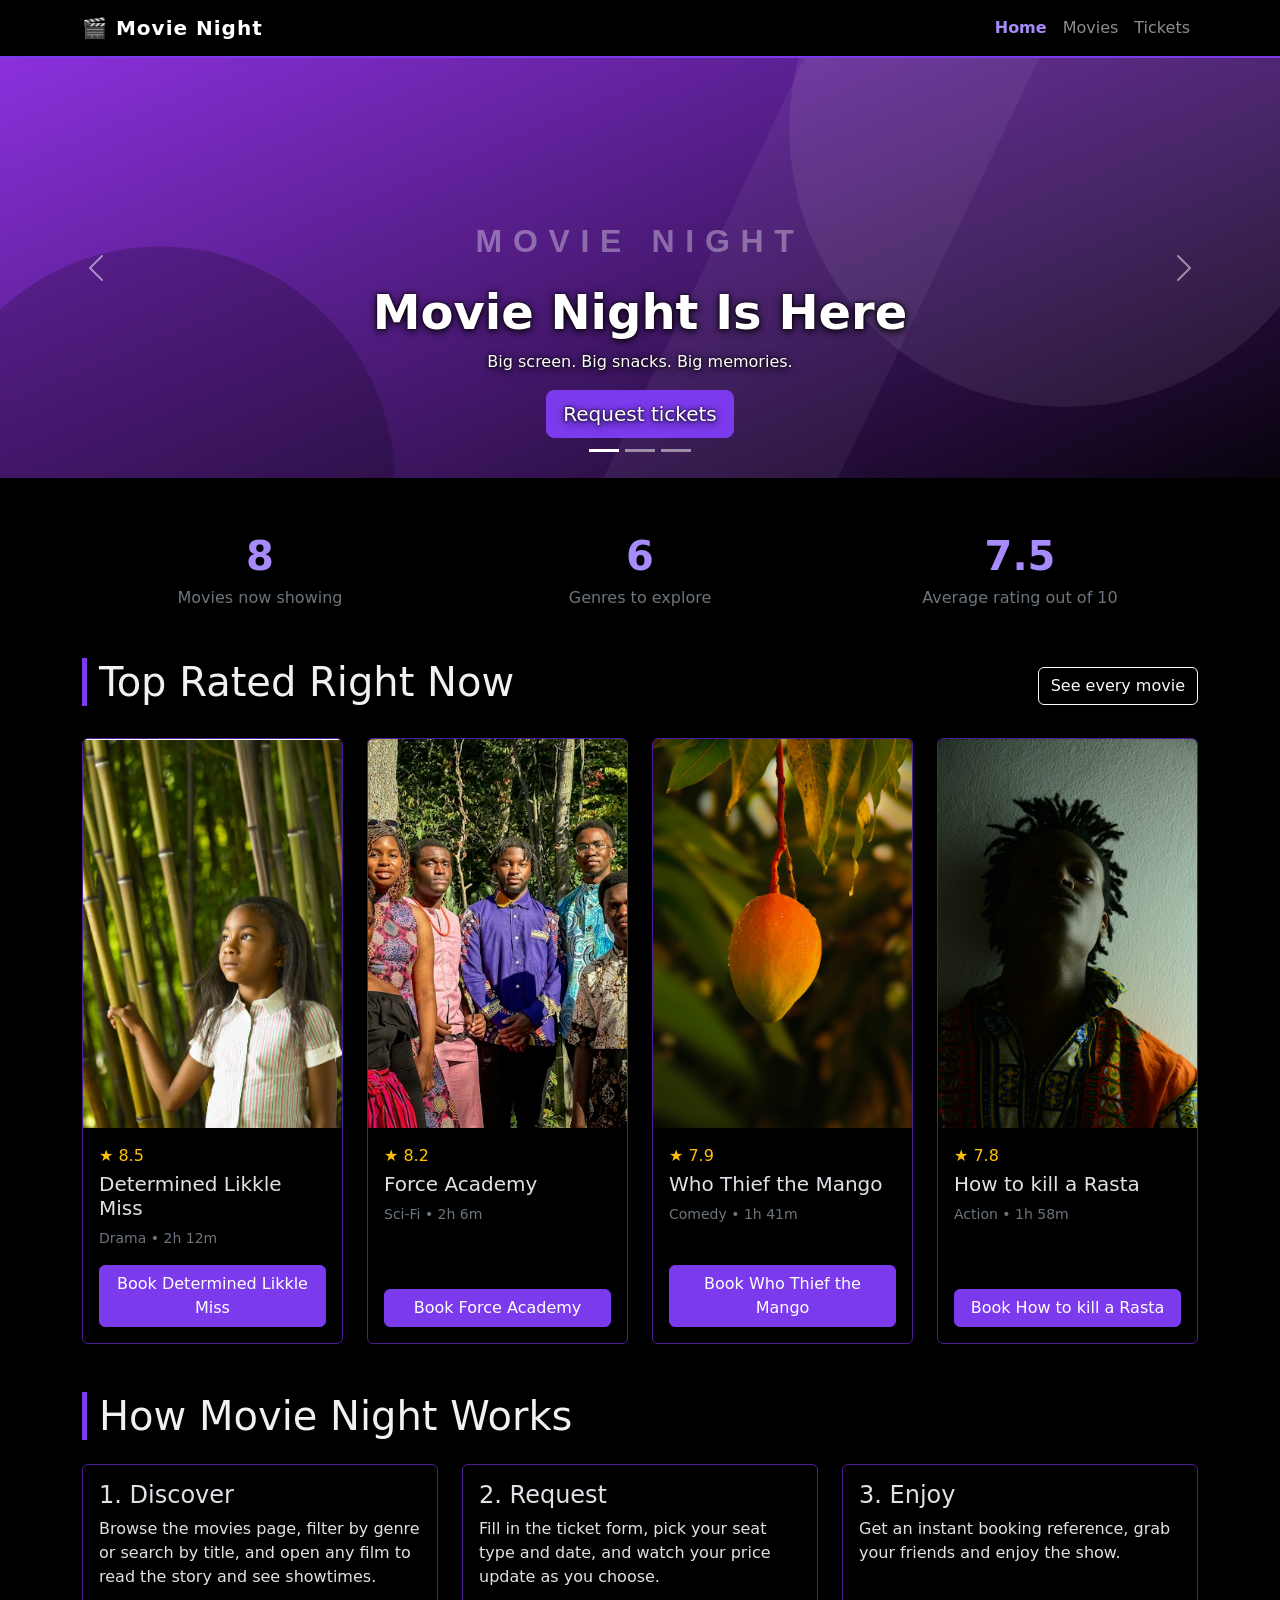
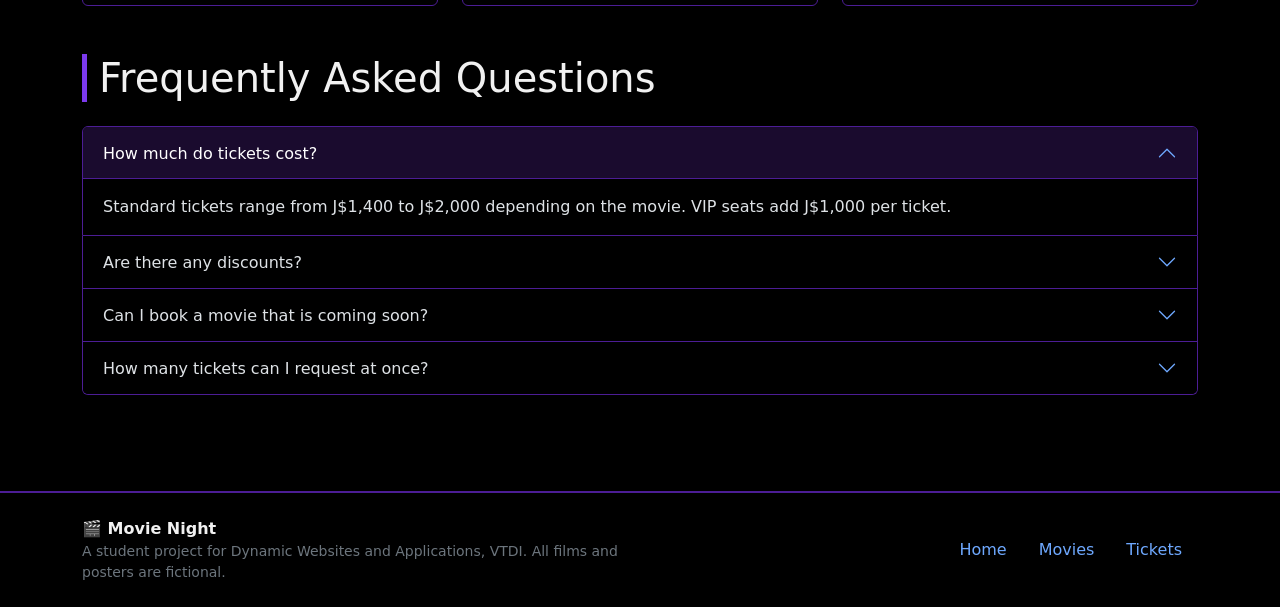
<file: index.html>
<!DOCTYPE html>
<html lang="en" data-bs-theme="dark">
<head>
  <meta charset="UTF-8">
  <meta name="viewport" content="width=device-width, initial-scale=1">
  <meta name="description" content="Movie Night: discover films, check showtimes and request tickets online.">
  <title>Home | Movie Night</title>
  <link href="https://cdn.jsdelivr.net/npm/bootstrap@5.3.3/dist/css/bootstrap.min.css" rel="stylesheet">
  <link href="css/styles.css" rel="stylesheet">
</head>
<body>
  <a class="skip-link" href="#main">Skip to main content</a>

  <header>
    <nav class="navbar navbar-expand-lg navbar-dark bg-black sticky-top" aria-label="Main navigation">
      <div class="container">
        <a class="navbar-brand fw-bold" href="index.html">&#127916; Movie Night</a>
        <button class="navbar-toggler" type="button" data-bs-toggle="collapse" data-bs-target="#mainNav"
                aria-controls="mainNav" aria-expanded="false" aria-label="Toggle navigation">
          <span class="navbar-toggler-icon"></span>
        </button>
        <div class="collapse navbar-collapse" id="mainNav">
          <ul class="navbar-nav ms-auto mb-2 mb-lg-0">
          <li class="nav-item"><a class="nav-link active" href="index.html" aria-current="page">Home</a></li>
          <li class="nav-item"><a class="nav-link" href="movies.html">Movies</a></li>
          <li class="nav-item"><a class="nav-link" href="tickets.html">Tickets</a></li>
          </ul>
        </div>
      </div>
    </nav>
  </header>

  <main id="main">

    <!-- Hero carousel (Bootstrap JS component #1) -->
    <section aria-label="Featured announcements">
      <div id="heroCarousel" class="carousel slide" data-bs-ride="carousel">
        <div class="carousel-indicators">
          <button type="button" data-bs-target="#heroCarousel" data-bs-slide-to="0" class="active" aria-current="true" aria-label="Slide 1"></button>
          <button type="button" data-bs-target="#heroCarousel" data-bs-slide-to="1" aria-label="Slide 2"></button>
          <button type="button" data-bs-target="#heroCarousel" data-bs-slide-to="2" aria-label="Slide 3"></button>
        </div>
        <div class="carousel-inner">
          <div class="carousel-item active hero-slide">
            <img src="images/hero-1.svg" class="d-block w-100" alt="Purple cinema banner reading Movie Night">
            <div class="carousel-caption d-block">
              <div class="hero-caption d-inline-block">
                <h1 class="display-5 fw-bold">Movie Night Is Here</h1>
                <p class="mb-3">Big screen. Big snacks. Big memories.</p>
                <a href="tickets.html" class="btn btn-brand btn-lg">Request tickets</a>
              </div>
            </div>
          </div>
          <div class="carousel-item hero-slide">
            <img src="images/hero-2.svg" class="d-block w-100" alt="Purple cinema banner announcing new releases">
            <div class="carousel-caption d-block">
              <div class="hero-caption d-inline-block">
                <h2 class="display-5 fw-bold">New Releases Every Week</h2>
                <p class="mb-3">From action to family favourites.</p>
                <a href="movies.html" class="btn btn-brand btn-lg">Browse all movies</a>
              </div>
            </div>
          </div>
          <div class="carousel-item hero-slide">
            <img src="images/hero-3.svg" class="d-block w-100" alt="Purple cinema banner about group discounts">
            <div class="carousel-caption d-block">
              <div class="hero-caption d-inline-block">
                <h2 class="display-5 fw-bold">Bring Your Crew</h2>
                <p class="mb-3">Group of 5 or more? Save 10%.</p>
                <a href="tickets.html" class="btn btn-brand btn-lg">Book for a group</a>
              </div>
            </div>
          </div>
        </div>
        <button class="carousel-control-prev" type="button" data-bs-target="#heroCarousel" data-bs-slide="prev">
          <span class="carousel-control-prev-icon" aria-hidden="true"></span>
          <span class="visually-hidden">Previous slide</span>
        </button>
        <button class="carousel-control-next" type="button" data-bs-target="#heroCarousel" data-bs-slide="next">
          <span class="carousel-control-next-icon" aria-hidden="true"></span>
          <span class="visually-hidden">Next slide</span>
        </button>
      </div>
    </section>

    <!-- Statistics (numbers calculated by JavaScript from the movies array) -->
    <section class="container py-5" aria-labelledby="statsHeading">
      <h2 id="statsHeading" class="visually-hidden">Movie Night at a glance</h2>
      <div class="row text-center g-4">
        <div class="col-12 col-md-4">
          <p class="stat-number mb-0" id="statNowShowing">0</p>
          <p class="text-secondary mb-0">Movies now showing</p>
        </div>
        <div class="col-12 col-md-4">
          <p class="stat-number mb-0" id="statGenres">0</p>
          <p class="text-secondary mb-0">Genres to explore</p>
        </div>
        <div class="col-12 col-md-4">
          <p class="stat-number mb-0" id="statRating">0</p>
          <p class="text-secondary mb-0">Average rating out of 10</p>
        </div>
      </div>
    </section>

    <!-- Featured movies (cards created by JavaScript) -->
    <section class="container pb-5" aria-labelledby="featuredHeading">
      <div class="d-flex flex-wrap justify-content-between align-items-center mb-4">
        <h2 id="featuredHeading" class="section-title h1 mb-2">Top Rated Right Now</h2>
        <a href="movies.html" class="btn btn-outline-light">See every movie</a>
      </div>
      <div class="row g-4" id="featuredMovies">
        <noscript><p>Please enable JavaScript to see the featured movies.</p></noscript>
      </div>
    </section>

    <!-- How it works -->
    <section class="container pb-5" aria-labelledby="howHeading">
      <h2 id="howHeading" class="section-title h1 mb-4">How Movie Night Works</h2>
      <div class="row g-4">
        <div class="col-12 col-md-4">
          <article class="card h-100 p-3">
            <h3 class="h4">1. Discover</h3>
            <p class="mb-0">Browse the movies page, filter by genre or search by title, and open any film to read the story and see showtimes.</p>
          </article>
        </div>
        <div class="col-12 col-md-4">
          <article class="card h-100 p-3">
            <h3 class="h4">2. Request</h3>
            <p class="mb-0">Fill in the ticket form, pick your seat type and date, and watch your price update as you choose.</p>
          </article>
        </div>
        <div class="col-12 col-md-4">
          <article class="card h-100 p-3">
            <h3 class="h4">3. Enjoy</h3>
            <p class="mb-0">Get an instant booking reference, grab your friends and enjoy the show.</p>
          </article>
        </div>
      </div>
    </section>

    <!-- FAQ accordion (Bootstrap JS component #2) -->
    <section class="container pb-5" aria-labelledby="faqHeading">
      <h2 id="faqHeading" class="section-title h1 mb-4">Frequently Asked Questions</h2>
      <div class="accordion" id="faqAccordion">
        <div class="accordion-item">
          <h3 class="accordion-header">
            <button class="accordion-button" type="button" data-bs-toggle="collapse" data-bs-target="#faq1" aria-expanded="true" aria-controls="faq1">
              How much do tickets cost?
            </button>
          </h3>
          <div id="faq1" class="accordion-collapse collapse show" data-bs-parent="#faqAccordion">
            <div class="accordion-body">Standard tickets range from J$1,400 to J$2,000 depending on the movie. VIP seats add J$1,000 per ticket.</div>
          </div>
        </div>
        <div class="accordion-item">
          <h3 class="accordion-header">
            <button class="accordion-button collapsed" type="button" data-bs-toggle="collapse" data-bs-target="#faq2" aria-expanded="false" aria-controls="faq2">
              Are there any discounts?
            </button>
          </h3>
          <div id="faq2" class="accordion-collapse collapse" data-bs-parent="#faqAccordion">
            <div class="accordion-body">Yes! Every Tuesday is 20% off, and groups of 5 or more tickets save an extra 10%. The two discounts can be combined.</div>
          </div>
        </div>
        <div class="accordion-item">
          <h3 class="accordion-header">
            <button class="accordion-button collapsed" type="button" data-bs-toggle="collapse" data-bs-target="#faq3" aria-expanded="false" aria-controls="faq3">
              Can I book a movie that is coming soon?
            </button>
          </h3>
          <div id="faq3" class="accordion-collapse collapse" data-bs-parent="#faqAccordion">
            <div class="accordion-body">Not yet. Coming soon titles appear on the movies page so you can read about them, but tickets open once they are showing.</div>
          </div>
        </div>
        <div class="accordion-item">
          <h3 class="accordion-header">
            <button class="accordion-button collapsed" type="button" data-bs-toggle="collapse" data-bs-target="#faq4" aria-expanded="false" aria-controls="faq4">
              How many tickets can I request at once?
            </button>
          </h3>
          <div id="faq4" class="accordion-collapse collapse" data-bs-parent="#faqAccordion">
            <div class="accordion-body">You can request between 1 and 10 tickets in a single booking.</div>
          </div>
        </div>
      </div>
    </section>
  </main>

  <button type="button" id="backToTop" class="btn btn-brand rounded-circle" aria-label="Back to top">&uarr;</button>

  <footer class="py-4 mt-5">
    <div class="container">
      <div class="row gy-3 align-items-center">
        <div class="col-md-6">
          <p class="mb-0 fw-bold">&#127916; Movie Night</p>
          <p class="mb-0 small text-secondary">A student project for Dynamic Websites and Applications, VTDI. All films and posters are fictional.</p>
        </div>
        <div class="col-md-6">
          <ul class="nav justify-content-md-end">
            <li class="nav-item"><a class="nav-link" href="index.html">Home</a></li>
            <li class="nav-item"><a class="nav-link" href="movies.html">Movies</a></li>
            <li class="nav-item"><a class="nav-link" href="tickets.html">Tickets</a></li>
          </ul>
        </div>
      </div>
    </div>
  </footer>

  <script src="https://code.jquery.com/jquery-3.7.1.min.js"></script>
  <script src="https://cdn.jsdelivr.net/npm/bootstrap@5.3.3/dist/js/bootstrap.bundle.min.js"></script>
  <script src="js/app.js"></script>
</body>
</html>
</file>
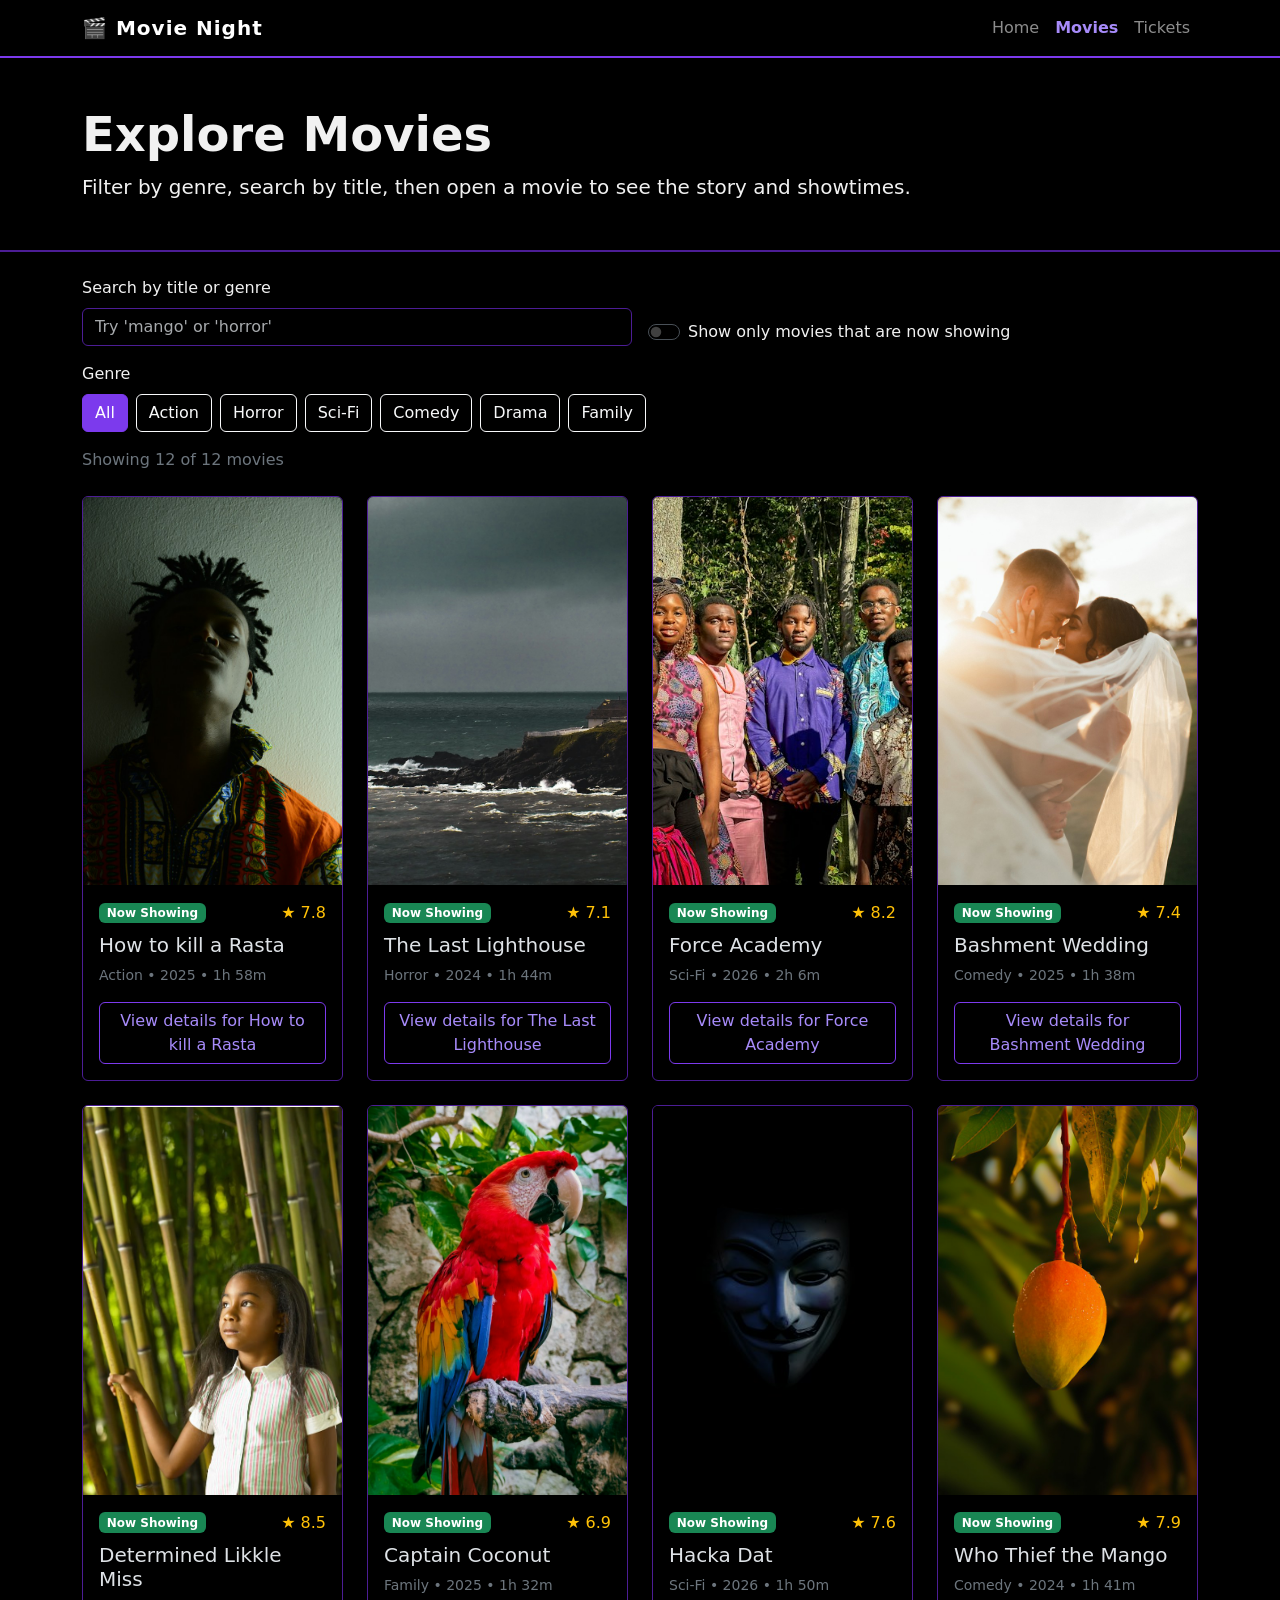
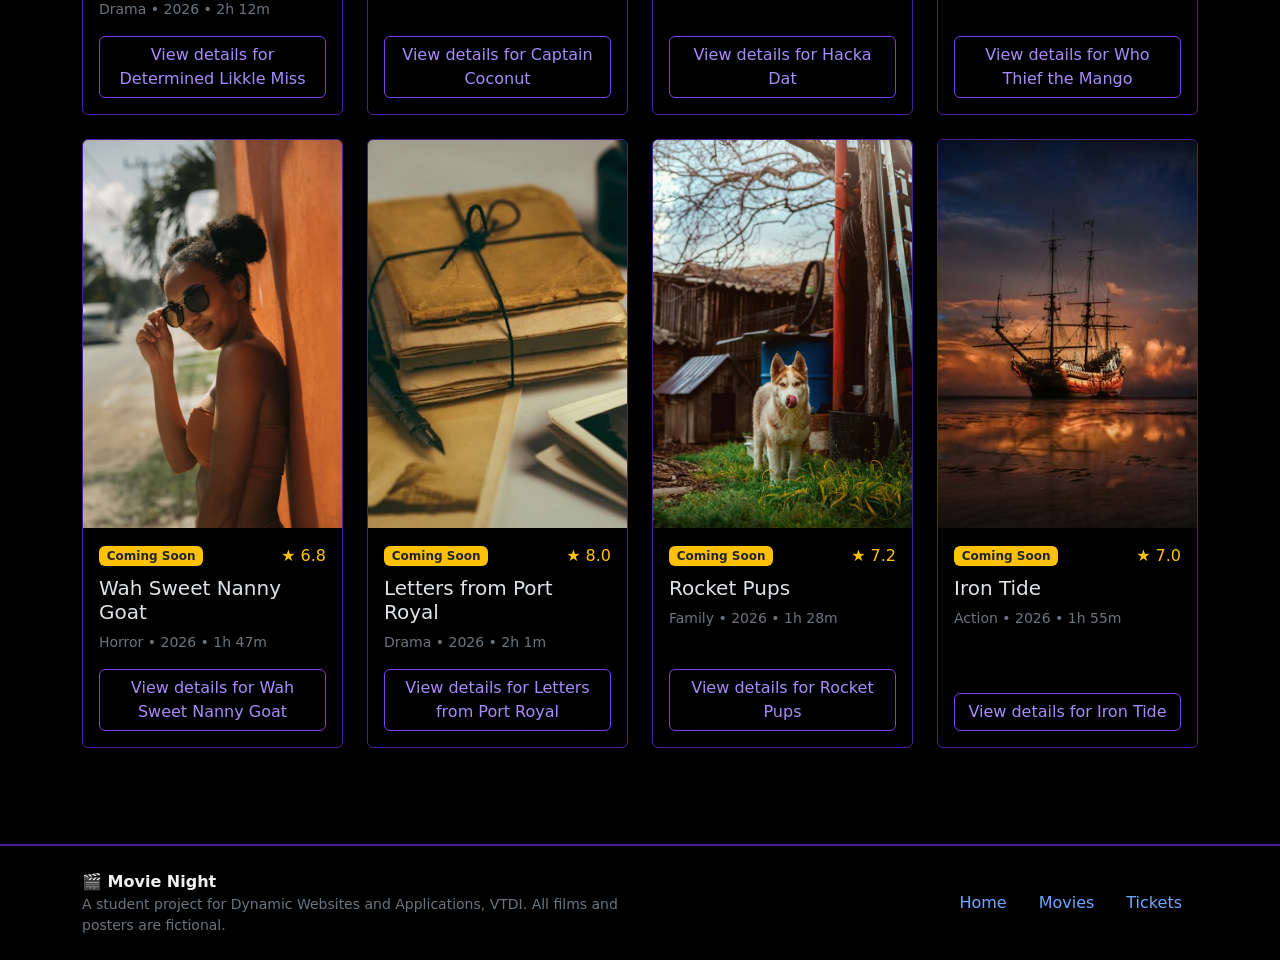
<file: movies.html>
<!DOCTYPE html>
<html lang="en" data-bs-theme="dark">
<head>
  <meta charset="UTF-8">
  <meta name="viewport" content="width=device-width, initial-scale=1">
  <meta name="description" content="Browse Movie Night films by genre, search by title and view details.">
  <title>Movies | Movie Night</title>
  <link href="https://cdn.jsdelivr.net/npm/bootstrap@5.3.3/dist/css/bootstrap.min.css" rel="stylesheet">
  <link href="css/styles.css" rel="stylesheet">
</head>
<body>
  <a class="skip-link" href="#main">Skip to main content</a>

  <header>
    <nav class="navbar navbar-expand-lg navbar-dark bg-black sticky-top" aria-label="Main navigation">
      <div class="container">
        <a class="navbar-brand fw-bold" href="index.html">&#127916; Movie Night</a>
        <button class="navbar-toggler" type="button" data-bs-toggle="collapse" data-bs-target="#mainNav"
                aria-controls="mainNav" aria-expanded="false" aria-label="Toggle navigation">
          <span class="navbar-toggler-icon"></span>
        </button>
        <div class="collapse navbar-collapse" id="mainNav">
          <ul class="navbar-nav ms-auto mb-2 mb-lg-0">
          <li class="nav-item"><a class="nav-link" href="index.html">Home</a></li>
          <li class="nav-item"><a class="nav-link active" href="movies.html" aria-current="page">Movies</a></li>
          <li class="nav-item"><a class="nav-link" href="tickets.html">Tickets</a></li>
          </ul>
        </div>
      </div>
    </nav>
  </header>

  <main id="main">
    <section class="page-header py-5">
      <div class="container">
        <h1 class="display-5 fw-bold">Explore Movies</h1>
        <p class="lead mb-0">Filter by genre, search by title, then open a movie to see the story and showtimes.</p>
      </div>
    </section>

    <section class="container py-4" aria-labelledby="filterHeading">
      <h2 id="filterHeading" class="visually-hidden">Filter and search movies</h2>
      <div class="row g-3 align-items-end">
        <div class="col-12 col-md-6">
          <label for="searchInput" class="form-label">Search by title or genre</label>
          <input type="search" id="searchInput" class="form-control" placeholder="Try 'mango' or 'horror'" autocomplete="off">
        </div>
        <div class="col-12 col-md-6">
          <div class="form-check form-switch">
            <input class="form-check-input" type="checkbox" role="switch" id="nowShowingSwitch">
            <label class="form-check-label" for="nowShowingSwitch">Show only movies that are now showing</label>
          </div>
        </div>
        <div class="col-12">
          <p class="form-label mb-2" id="genreLabel">Genre</p>
          <div id="genreFilters" class="d-flex flex-wrap gap-2" role="group" aria-labelledby="genreLabel"></div>
        </div>
      </div>
      <p id="resultsCount" class="text-secondary mt-3 mb-0" aria-live="polite"></p>
    </section>

    <section class="container pb-5" aria-label="Movie results">
      <div class="row g-4" id="movieGrid"></div>
      <div id="noResults" class="alert alert-warning d-none mt-4" role="status">
        No movies match your search. <button type="button" id="resetFilters" class="btn btn-sm btn-dark ms-2">Reset filters</button>
      </div>
    </section>

    <!-- Movie details modal (Bootstrap JS component #3). Filled by JavaScript. -->
    <div class="modal fade" id="movieModal" tabindex="-1" aria-labelledby="modalTitle" aria-hidden="true">
      <div class="modal-dialog modal-lg modal-dialog-centered modal-dialog-scrollable">
        <div class="modal-content">
          <div class="modal-header">
            <h2 class="modal-title h4" id="modalTitle">Movie title</h2>
            <button type="button" class="btn-close" data-bs-dismiss="modal" aria-label="Close"></button>
          </div>
          <div class="modal-body">
            <div class="row g-4">
              <div class="col-12 col-md-5">
                <img id="modalPoster" src="images/poster-1.svg" class="img-fluid rounded" alt="Movie poster">
              </div>
              <div class="col-12 col-md-7">
                <p id="modalSynopsis"></p>
                <dl class="row">
                  <dt class="col-5">Genre</dt><dd class="col-7" id="modalGenre"></dd>
                  <dt class="col-5">Length</dt><dd class="col-7" id="modalDuration"></dd>
                  <dt class="col-5">Rating</dt><dd class="col-7" id="modalRating"></dd>
                  <dt class="col-5">Ticket from</dt><dd class="col-7" id="modalPrice"></dd>
                </dl>
                <p class="mb-1 fw-bold">Showtimes</p>
                <ul class="list-inline" id="modalShowtimes"></ul>
              </div>
            </div>
          </div>
          <div class="modal-footer">
            <button type="button" class="btn btn-outline-light" data-bs-dismiss="modal">Close</button>
            <a href="tickets.html" id="modalBookLink" class="btn btn-brand">Request tickets</a>
          </div>
        </div>
      </div>
    </div>
  </main>

  <button type="button" id="backToTop" class="btn btn-brand rounded-circle" aria-label="Back to top">&uarr;</button>

  <footer class="py-4 mt-5">
    <div class="container">
      <div class="row gy-3 align-items-center">
        <div class="col-md-6">
          <p class="mb-0 fw-bold">&#127916; Movie Night</p>
          <p class="mb-0 small text-secondary">A student project for Dynamic Websites and Applications, VTDI. All films and posters are fictional.</p>
        </div>
        <div class="col-md-6">
          <ul class="nav justify-content-md-end">
            <li class="nav-item"><a class="nav-link" href="index.html">Home</a></li>
            <li class="nav-item"><a class="nav-link" href="movies.html">Movies</a></li>
            <li class="nav-item"><a class="nav-link" href="tickets.html">Tickets</a></li>
          </ul>
        </div>
      </div>
    </div>
  </footer>

  <script src="https://code.jquery.com/jquery-3.7.1.min.js"></script>
  <script src="https://cdn.jsdelivr.net/npm/bootstrap@5.3.3/dist/js/bootstrap.bundle.min.js"></script>
  <script src="js/app.js"></script>
</body>
</html>
</file>
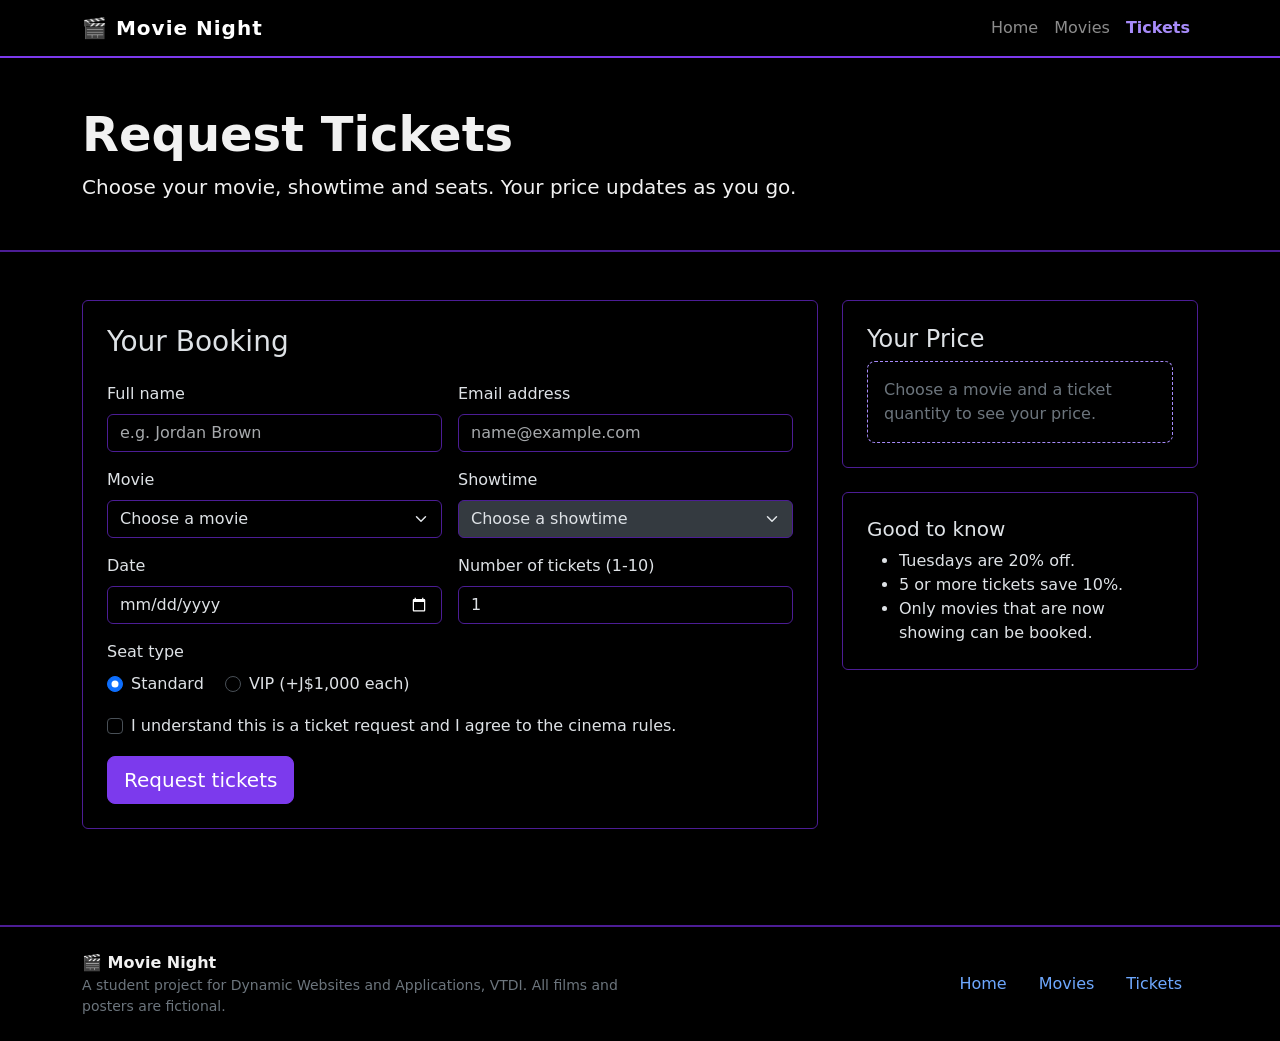
<file: tickets.html>
<!DOCTYPE html>
<html lang="en" data-bs-theme="dark">
<head>
  <meta charset="UTF-8">
  <meta name="viewport" content="width=device-width, initial-scale=1">
  <meta name="description" content="Request Movie Night tickets: choose a film, showtime, date and seat type.">
  <title>Tickets | Movie Night</title>
  <link href="https://cdn.jsdelivr.net/npm/bootstrap@5.3.3/dist/css/bootstrap.min.css" rel="stylesheet">
  <link href="css/styles.css" rel="stylesheet">
</head>
<body>
  <a class="skip-link" href="#main">Skip to main content</a>


  <header>
    <nav class="navbar navbar-expand-lg navbar-dark bg-black sticky-top" aria-label="Main navigation">
      <div class="container">
        <a class="navbar-brand fw-bold" href="index.html">&#127916; Movie Night</a>
        <button class="navbar-toggler" type="button" data-bs-toggle="collapse" data-bs-target="#mainNav"
                aria-controls="mainNav" aria-expanded="false" aria-label="Toggle navigation">
          <span class="navbar-toggler-icon"></span>
        </button>
        <div class="collapse navbar-collapse" id="mainNav">
          <ul class="navbar-nav ms-auto mb-2 mb-lg-0">
          <li class="nav-item"><a class="nav-link" href="index.html">Home</a></li>
          <li class="nav-item"><a class="nav-link" href="movies.html">Movies</a></li>
          <li class="nav-item"><a class="nav-link active" href="tickets.html" aria-current="page">Tickets</a></li>
          </ul>
        </div>
      </div>
    </nav>
  </header>

  <main id="main">
    <section class="page-header py-5">
      <div class="container">
        <h1 class="display-5 fw-bold">Request Tickets</h1>
        <p class="lead mb-0">Choose your movie, showtime and seats. Your price updates as you go.</p>
      </div>
    </section>

    <div class="container py-5">
      <div class="row g-4">

        <!-- Booking form -->
        <div class="col-12 col-lg-8">
          <section id="bookingCard" class="card p-4" aria-labelledby="formHeading">
            <h2 id="formHeading" class="h3 mb-4">Your Booking</h2>
            <form id="bookingForm" novalidate>
              <div class="row g-3">
                <div class="col-12 col-md-6">
                  <label for="fullName" class="form-label">Full name</label>
                  <input type="text" class="form-control" id="fullName" autocomplete="name" placeholder="e.g. Jordan Brown">
                  <div class="invalid-feedback" id="fullNameFeedback"></div>
                </div>
                <div class="col-12 col-md-6">
                  <label for="email" class="form-label">Email address</label>
                  <input type="email" class="form-control" id="email" autocomplete="email" placeholder="name@example.com">
                  <div class="invalid-feedback" id="emailFeedback"></div>
                </div>
                <div class="col-12 col-md-6">
                  <label for="movie" class="form-label">Movie</label>
                  <select class="form-select" id="movie">
                    <option value="">Choose a movie</option>
                  </select>
                  <div class="invalid-feedback" id="movieFeedback"></div>
                </div>
                <div class="col-12 col-md-6">
                  <label for="showtime" class="form-label">Showtime</label>
                  <select class="form-select" id="showtime" disabled>
                    <option value="">Choose a movie first</option>
                  </select>
                  <div class="invalid-feedback" id="showtimeFeedback"></div>
                </div>
                <div class="col-12 col-md-6">
                  <label for="date" class="form-label">Date</label>
                  <input type="date" class="form-control" id="date">
                  <div class="invalid-feedback" id="dateFeedback"></div>
                </div>
                <div class="col-12 col-md-6">
                  <label for="quantity" class="form-label">Number of tickets (1-10)</label>
                  <input type="number" class="form-control" id="quantity" value="1" min="1" max="10">
                  <div class="invalid-feedback" id="quantityFeedback"></div>
                </div>
                <div class="col-12">
                  <fieldset>
                    <legend class="form-label fs-6">Seat type</legend>
                    <div class="form-check form-check-inline">
                      <input class="form-check-input" type="radio" name="seat" id="seatStandard" value="standard" checked>
                      <label class="form-check-label" for="seatStandard">Standard</label>
                    </div>
                    <div class="form-check form-check-inline">
                      <input class="form-check-input" type="radio" name="seat" id="seatVip" value="vip">
                      <label class="form-check-label" for="seatVip">VIP (+J$1,000 each)</label>
                    </div>
                  </fieldset>
                </div>
                <div class="col-12">
                  <div class="form-check">
                    <input class="form-check-input" type="checkbox" id="terms">
                    <label class="form-check-label" for="terms">I understand this is a ticket request and I agree to the cinema rules.</label>
                    <div class="invalid-feedback" id="termsFeedback"></div>
                  </div>
                </div>
                <div class="col-12">
                  <button type="submit" class="btn btn-brand btn-lg">Request tickets</button>
                </div>
              </div>
            </form>
          </section>

          <!-- Confirmation (hidden until the form is valid) -->
          <section id="confirmationCard" class="card p-4 border-success d-none" tabindex="-1" aria-labelledby="confirmHeading">
            <h2 id="confirmHeading" class="h3 text-success">&#10003; Request received!</h2>
            <p>Thank you, <strong id="confirmName"></strong>. A confirmation will be sent to <strong id="confirmEmail"></strong>.</p>
            <p id="confirmDetails"></p>
            <p class="mb-1">Total to pay at the cinema: <strong class="text-warning" id="confirmTotal"></strong></p>
            <p>Booking reference: <strong id="confirmRef"></strong></p>
            <div class="d-flex flex-wrap gap-2">
              <button type="button" id="bookAnother" class="btn btn-outline-light">Make another request</button>
              <a href="movies.html" class="btn btn-brand">Back to movies</a>
            </div>
          </section>
        </div>

        <!-- Price summary -->
        <aside class="col-12 col-lg-4" aria-labelledby="priceHeading">
          <div class="card p-4 mb-4">
            <h2 id="priceHeading" class="h4">Your Price</h2>
            <div class="summary-box p-3" id="summaryText" aria-live="polite"></div>
          </div>
          <div class="card p-4">
            <h2 class="h5">Good to know</h2>
            <ul class="mb-0">
              <li>Tuesdays are 20% off.</li>
              <li>5 or more tickets save 10%.</li>
              <li>Only movies that are now showing can be booked.</li>
            </ul>
          </div>
        </aside>
      </div>
    </div>

    <!-- Toast (Bootstrap JS component #4) -->
    <div class="toast-container position-fixed top-0 end-0 p-3">
      <div id="bookingToast" class="toast text-bg-success" role="status" aria-live="polite" aria-atomic="true" data-bs-delay="6000">
        <div class="toast-header">
          <strong class="me-auto">Movie Night</strong>
          <button type="button" class="btn-close" data-bs-dismiss="toast" aria-label="Close"></button>
        </div>
        <div class="toast-body" id="toastMessage"></div>
      </div>
    </div>
  </main>

  <button type="button" id="backToTop" class="btn btn-brand rounded-circle" aria-label="Back to top">&uarr;</button>

  <footer class="py-4 mt-5">
    <div class="container">
      <div class="row gy-3 align-items-center">
        <div class="col-md-6">
          <p class="mb-0 fw-bold">&#127916; Movie Night</p>
          <p class="mb-0 small text-secondary">A student project for Dynamic Websites and Applications, VTDI. All films and posters are fictional.</p>
        </div>
        <div class="col-md-6">
          <ul class="nav justify-content-md-end">
            <li class="nav-item"><a class="nav-link" href="index.html">Home</a></li>
            <li class="nav-item"><a class="nav-link" href="movies.html">Movies</a></li>
            <li class="nav-item"><a class="nav-link" href="tickets.html">Tickets</a></li>
          </ul>
        </div>
      </div>
    </div>
  </footer>

  <script src="https://code.jquery.com/jquery-3.7.1.min.js"></script>
  <script src="https://cdn.jsdelivr.net/npm/bootstrap@5.3.3/dist/js/bootstrap.bundle.min.js"></script>
  <script src="js/app.js"></script>
</body>
</html>
</file>
<file: css/styles.css>
/* ==========================================================
   Movie Night - custom styles (Bootstrap 5.3 is loaded first)
   Theme: black and purple
   ========================================================== */

:root {
  --mn-purple: #7c3aed;
  --mn-purple-light: #a78bfa;
  --mn-purple-dark: #5b21b6;
  --mn-gold: #ffc107;
  --mn-border: #4c1d95;
}

/* Make Bootstrap's dark theme use a pure black background */
[data-bs-theme="dark"] {
  --bs-body-bg: #000;
}

body {
  background-color: #000;
  color: #f1f1f1;
  font-family: "Segoe UI", system-ui, -apple-system, Arial, sans-serif;
}

/* Accessibility: visible keyboard focus on every interactive element */
a:focus-visible,
button:focus-visible,
input:focus-visible,
select:focus-visible,
.form-check-input:focus-visible {
  outline: 3px solid var(--mn-gold);
  outline-offset: 2px;
}

.skip-link {
  position: absolute;
  left: -999px;
  top: 0;
  z-index: 2000;
  background: var(--mn-gold);
  color: #000;
  padding: 0.5rem 1rem;
}
.skip-link:focus {
  left: 0;
}

/* Navbar */
.navbar {
  border-bottom: 2px solid var(--mn-purple);
}
.navbar-brand {
  letter-spacing: 1px;
}
.navbar .nav-link.active {
  color: var(--mn-purple-light);
  font-weight: 600;
}

/* Carousel */
.hero-slide img {
  height: 420px;
  object-fit: cover;
}
.hero-caption {
  background: none;
  padding: 0;
  text-shadow: 0 2px 8px #000, 0 0 3px #000;
}
@media (max-width: 576px) {
  .hero-slide img {
    height: 320px;
  }
}

/* Page header band for inner pages */
.page-header {
  background: #000;
  border-bottom: 2px solid var(--mn-border);
}

/* Section headings */
.section-title {
  border-left: 5px solid var(--mn-purple);
  padding-left: 0.75rem;
}

/* Cards */
.card {
  background-color: #000;
  border: 1px solid var(--mn-border);
}
.movie-card {
  transition: transform 0.2s ease, box-shadow 0.2s ease;
}
.movie-card:hover {
  transform: translateY(-6px);
  box-shadow: 0 10px 25px rgba(124, 58, 237, 0.4);
}
.movie-card .card-img-top {
  aspect-ratio: 2 / 3;
  object-fit: cover;
}

/* Buttons */
.btn-brand {
  background-color: var(--mn-purple);
  border-color: var(--mn-purple);
  color: #fff;
}
.btn-brand:hover,
.btn-brand:focus {
  background-color: var(--mn-purple-dark);
  border-color: var(--mn-purple-dark);
  color: #fff;
}
.btn-outline-brand {
  color: var(--mn-purple-light);
  border-color: var(--mn-purple);
  background: transparent;
}
.btn-outline-brand:hover,
.btn-outline-brand:focus {
  background-color: var(--mn-purple);
  border-color: var(--mn-purple);
  color: #fff;
}

/* Stats */
.stat-number {
  font-size: 2.5rem;
  font-weight: 700;
  color: var(--mn-purple-light);
}

/* Forms */
.form-control,
.form-select {
  background-color: #000;
  border-color: var(--mn-border);
}
.summary-box {
  background-color: #000;
  border: 1px dashed var(--mn-purple-light);
  border-radius: 0.5rem;
}

/* Accordion in the black and purple theme */
.accordion {
  --bs-accordion-bg: #000;
  --bs-accordion-active-bg: #1a0b2e;
  --bs-accordion-active-color: #fff;
  --bs-accordion-border-color: var(--mn-border);
}

/* Modal */
.modal-content {
  border: 1px solid var(--mn-border);
}

/* Back-to-top button (shown/hidden with jQuery) */
#backToTop {
  display: none;
  position: fixed;
  bottom: 1.25rem;
  right: 1.25rem;
  z-index: 1030;
}

footer {
  background-color: #000;
  border-top: 2px solid var(--mn-border);
}
/* Fix: Bootstrap dark mode makes carousel text black, so force it white */
#heroCarousel .carousel-caption {
  color: #fff;
}
#heroCarousel .carousel-control-prev-icon,
#heroCarousel .carousel-control-next-icon,
#heroCarousel .carousel-indicators [data-bs-target] {
  filter: none;
}
#heroCarousel .carousel-indicators [data-bs-target] {
  background-color: #fff;
}
.hero-caption h1,
.hero-caption h2 {
  color: #fff;
}
</file>
